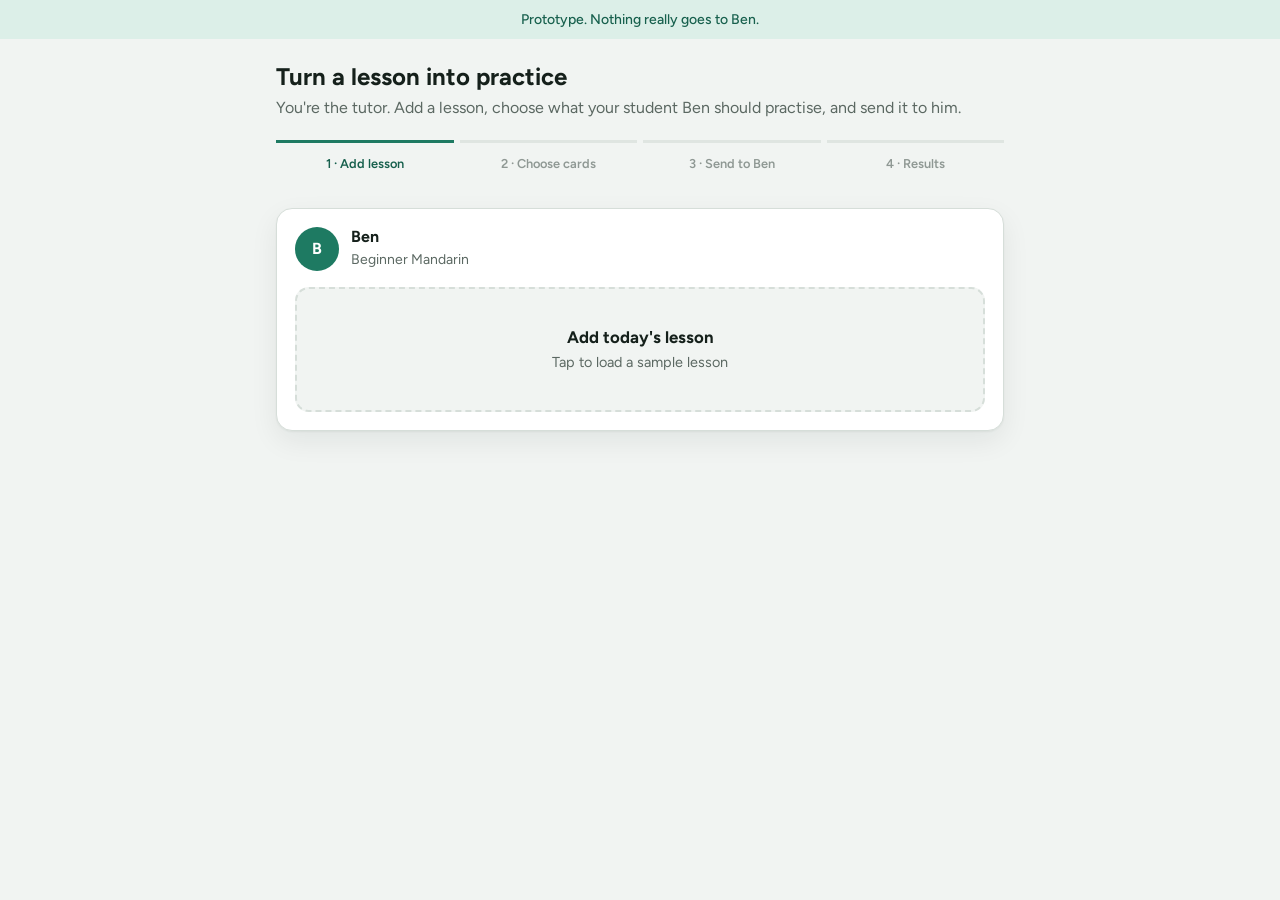
<file: index.html>
<!doctype html>
<html lang="en">
<head>
<meta charset="utf-8">
<meta name="viewport" content="width=device-width,initial-scale=1,viewport-fit=cover">
<meta name="robots" content="noindex,nofollow">
<title>Tutor Practice</title>
<link rel="preconnect" href="https://fonts.googleapis.com">
<link rel="preconnect" href="https://fonts.gstatic.com" crossorigin>
<link rel="stylesheet" href="https://fonts.googleapis.com/css2?family=Figtree:wght@400;500;600;700&family=Noto+Serif+SC:wght@500;700&display=swap">
<link rel="stylesheet" href="app.css?v=2">
<style>
.banner { background: var(--accent-soft); color: var(--accent-text); padding: 9px 16px; font-size: .875rem; font-weight: 500; text-align: center; }
.wrap { max-width: 760px; margin: 0 auto; padding: 24px 16px 64px; }
.steps { display: grid; grid-template-columns: repeat(4, 1fr); gap: 6px; list-style: none; padding: 0; margin: 0 0 24px; }
.steps button { width: 100%; min-height: 44px; padding: 6px 4px; border: 0; border-top: 3px solid var(--line); background: none; color: var(--muted); font-size: .8rem; font-weight: 600; line-height: 1.2; }
.steps button[aria-current="step"] { color: var(--accent-text); border-color: var(--accent); }
.steps button.seen { border-color: var(--accent); }
.steps button:disabled { cursor: default; opacity: .65; }
.who { display: flex; align-items: center; gap: 12px; margin-bottom: 16px; }
.avatar { width: 44px; height: 44px; flex: none; border-radius: 50%; display: grid; place-items: center; background: var(--accent); color: var(--accent-ink); font-weight: 700; }
.who b { display: block; line-height: 1.25; }
.who span { color: var(--muted); font-size: .875rem; }
.drop { display: block; width: 100%; padding: 36px 16px; border: 2px dashed var(--line); border-radius: 14px; background: var(--bg); text-align: center; }
.drop:hover { border-color: var(--accent); }
.drop b { display: block; font-size: 1.05rem; }
.drop span { color: var(--muted); font-size: .9rem; }
.working { text-align: center; padding: 32px 8px; }
.working p { margin: 8px 0; color: var(--muted); }
.working p.on { color: var(--ink); font-weight: 600; }
.working p.done { color: var(--accent-text); }
.row { display: grid; grid-template-columns: 24px minmax(0,1fr); gap: 4px 8px; align-items: center; padding: 10px 0; border-top: 1px solid var(--line); }
.row input[type=checkbox] { width: 22px; height: 22px; margin: 0; accent-color: var(--accent); }
.row.off .tx { opacity: .45; }
.tx input { display: block; width: 100%; padding: 1px 6px; margin-left: -6px; border: 1px solid transparent; border-radius: 6px; background: transparent; }
.tx input:hover, .tx input:focus { border-color: var(--line); background: var(--bg); }
.tx .f-zh { font-family: var(--font-hanzi); font-size: 1.15rem; font-weight: 500; }
.tx .f-py { color: var(--muted); font-size: .875rem; }
.tx .f-en { font-size: .95rem; }
.acts { grid-column: 2; display: flex; gap: 6px; align-items: center; }
.first { min-height: 44px; padding: 4px 10px; border: 1px solid var(--line); border-radius: 999px; background: var(--surface); color: var(--muted); font-size: .8rem; font-weight: 700; white-space: nowrap; }
.first[aria-pressed="true"] { background: var(--accent); border-color: var(--accent); color: var(--accent-ink); }
.add { display: grid; grid-template-columns: repeat(3, minmax(0,1fr)) auto; gap: 8px; }
.add input, textarea { width: 100%; min-height: 44px; padding: 8px 10px; border: 1px solid var(--line); border-radius: 10px; background: var(--bg); }
textarea { min-height: 84px; resize: vertical; }
.add .btn { width: auto; min-height: 44px; padding: 6px 16px; }
.lab { display: block; font-weight: 600; margin-bottom: 6px; }
.bar { position: sticky; bottom: 0; padding: 12px 0 calc(12px + env(safe-area-inset-bottom)); background: linear-gradient(transparent, var(--bg) 22%); }
.split { display: grid; grid-template-columns: 340px minmax(0,1fr); gap: 20px; align-items: start; }
.phone { width: 100%; max-width: 340px; margin: 0 auto; border: 8px solid var(--ink); border-radius: 30px; overflow: hidden; background: var(--bg); }
.phone iframe { display: block; width: 100%; height: 760px; border: 0; }
.stack { display: grid; gap: 10px; }
.stats { display: grid; grid-template-columns: repeat(3, 1fr); gap: 8px; margin-bottom: 16px; }
.stat { background: var(--bg); border-radius: 12px; padding: 12px 8px; text-align: center; }
.stat b { display: block; font-size: 1.5rem; line-height: 1.1; }
.stat span { color: var(--muted); font-size: .8rem; }
.miss { padding: 8px 0; border-top: 1px solid var(--line); }
@media (max-width: 680px) {
  .split { grid-template-columns: minmax(0,1fr); }
  .split .panel { order: -1; margin-bottom: 0; }
  .panel { padding: 16px; }
  .add { grid-template-columns: minmax(0,1fr); }
  .add .btn { width: 100%; }
}
</style>
</head>
<body>
<div class="banner">Prototype. Nothing really goes to Ben.</div>
<main class="wrap">
  <div id="intro"><h1>Turn a lesson into practice</h1>
  <p class="sub">You're the tutor. Add a lesson, choose what your student Ben should practise, and send it to him.</p></div>
  <ol class="steps" id="steps"></ol>
  <div id="view"></div>
</main>
<script src="shared.js?v=2"></script>
<script src="lesson.js?v=2"></script>
<script>
const STEPS = ["1 · Add lesson", "2 · Choose cards", "3 · Send to Ben", "4 · Results"];
const STARRED = ["我做了按摩。", "我没有做按摩。"];
const cards = LESSON.cards.map(c => ({ ...c, recorded: c.zh, on: true, star: STARRED.includes(c.zh) }));
const state = { step: 0, reached: 0, note: "Nice work today! Spend a few minutes on 了 and 没有 before our next lesson.", sent: [], link: "" };
let added = 0;

const chosen = () => cards.filter(c => c.on);
const byId = id => cards.find(c => c.id === id);
// A recording only matches the Chinese it was made from, so an edited card uses the device's voice
const clipId = c => c.recorded && c.recorded !== c.zh ? "new-" + c.id : c.id;

function go(n) {
  player.pause();
  state.step = n; state.reached = Math.max(state.reached, n);
  if (n === 2) buildLink();
  render(); window.scrollTo(0, 0);
}

function renderSteps() {
  $("steps").innerHTML = STEPS.map((s, i) =>
    `<li><button type="button" data-go="${i}" class="${i <= state.reached ? "seen" : ""}"${i === state.step ? ' aria-current="step"' : ""}${i > state.reached ? " disabled" : ""}>${s}</button></li>`).join("");
}

function whoHTML(extra) {
  return `<div class="who"><div class="avatar" aria-hidden="true">B</div><div><b>Ben</b><span>${extra}</span></div></div>`;
}

function renderAdd() {
  $("view").innerHTML = `<section class="panel">
    ${whoHTML("Beginner Mandarin")}
    <button type="button" class="drop" id="drop"><b>Add today's lesson</b><span>Tap to load a sample lesson</span></button>
  </section>`;
  $("drop").onclick = work;
}

function work() {
  const lines = ["Reading " + LESSON.file, "Pulling out sentences and words", "Making practice cards"];
  $("view").innerHTML = `<section class="panel working" aria-live="polite">${lines.map(l => `<p>${esc(l)}</p>`).join("")}</section>`;
  const ps = [...document.querySelectorAll(".working p")];
  let i = 0;
  const tick = () => {
    ps.forEach((p, j) => { p.className = j < i ? "done" : j === i ? "on" : ""; });
    if (i++ < lines.length) setTimeout(tick, 650); else go(1);
  };
  tick();
}

function rowHTML(c) {
  return `<div class="row${c.on ? "" : " off"}" data-row="${c.id}">
    <input type="checkbox" data-card="${c.id}" aria-label="Include ${esc(c.zh)}"${c.on ? " checked" : ""}>
    <div class="tx">
      <input class="f-zh" data-field="zh" data-id="${c.id}" value="${esc(c.zh)}" aria-label="Chinese">
      <input class="f-py" data-field="py" data-id="${c.id}" value="${esc(c.py)}" aria-label="Pinyin">
      <input class="f-en" data-field="en" data-id="${c.id}" value="${esc(c.en)}" aria-label="English">
    </div>
    <div class="acts">
      <button type="button" class="first" data-star="${c.id}" aria-pressed="${c.star}">★ First</button>
      <button type="button" class="say" data-say="${c.id}" aria-label="Play ${esc(c.zh)}">${ICON_SOUND}</button>
    </div>
  </div>`;
}

function sectionHTML(title, list) {
  return list.length ? `<h2 style="margin-top:14px">${title}</h2>${list.map(rowHTML).join("")}` : "";
}

function renderReview() {
  $("view").innerHTML = `<section class="panel"><h2>Here are all the cards from your lesson</h2>
      <p class="hint">Tap any text to fix it. Tap ★ First on what Ben should practise first. Untick anything you don't want to send. Two are starred to match your message.</p></section>
    <section class="panel">${sectionHTML("Sentences", cards.filter(c => c.kind === "s"))}${sectionHTML("Words", cards.filter(c => c.kind === "w"))}</section>
    <section class="panel"><h2>Add a card</h2><form class="add" id="add">
      <input id="newzh" placeholder="Chinese" aria-label="Chinese" required>
      <input id="newpy" placeholder="Pinyin" aria-label="Pinyin" required>
      <input id="newen" placeholder="English" aria-label="English" required>
      <button class="btn" type="submit">Add</button></form></section>
    <section class="panel"><label class="lab" for="note">Message to Ben</label><textarea id="note">${esc(state.note)}</textarea></section>
    <div class="bar"><button type="button" class="btn" id="send"></button></div>`;
  updateCount();
  $("note").oninput = e => { state.note = e.target.value; };
  $("add").onsubmit = e => {
    e.preventDefault();
    const zh = $("newzh").value.trim();
    const id = "new" + (++added);
    cards.push({ id, zh, py: $("newpy").value.trim(), en: $("newen").value.trim(), kind: /[。？！]/.test(zh) ? "s" : "w", on: true, star: false });
    render();
    const row = document.querySelector(`[data-row="${id}"]`);
    row.querySelector(".acts").insertAdjacentHTML("beforeend", `<span class="hint" style="margin:0">Added</span>`);
    row.scrollIntoView({ block: "center" });
  };
  $("send").onclick = send;
}

function updateCount() {
  const n = chosen().length, b = $("send");
  b.textContent = `Send ${n} card${n === 1 ? "" : "s"} to Ben`;
  b.disabled = !n;
}

function send() { go(2); }

// Rebuilt whenever step 3 opens, so Ben's page always has the latest choices
function buildLink() {
  state.sent = chosen().map(c => ({ ...c, id: clipId(c) }));
  const pack = { t: LESSON.title, n: state.note, c: state.sent.map(c => [c.id, c.zh, c.py, c.en, c.kind, c.star ? 1 : 0]) };
  const link = "student.html?v=2#" + encodePack(pack);
  if (link !== state.link) writeResults({});
  state.link = link;
}

function renderSend() {
  $("view").innerHTML = `<div class="split">
    <div class="phone"><iframe src="${state.link}" title="Ben's practice page"></iframe></div>
    <section class="panel"><h2>Here's what Ben gets</h2>
      <p class="hint">Try a few cards as Ben and tap Again on some.</p>
      <div class="stack" style="margin-top:14px">
        <a class="btn" href="${state.link}" target="_blank" rel="noopener" id="open">See what Ben gets</a>
        <button type="button" class="btn ghost" id="next">See Ben's results</button>
      </div></section></div>`;
  $("next").onclick = () => go(3);
}

function renderResults() {
  const r = readResults();
  const done = state.sent.filter(c => r[c.id]);
  const hard = state.sent.filter(c => r[c.id] && r[c.id].again);
  const got = done.filter(c => r[c.id].got && !r[c.id].again);
  $("view").innerHTML = `<section class="panel">
      ${whoHTML("Since today's lesson")}
      <div class="stats">
        <div class="stat"><b>${done.length} / ${state.sent.length}</b><span>practised</span></div>
        <div class="stat"><b>${got.length}</b><span>got it first try</span></div>
        <div class="stat"><b>${hard.length}</b><span>needed another try</span></div>
      </div>
      <h2>Start the next lesson with these</h2>
      ${hard.length ? hard.map(c => `<div class="miss"><div class="zh">${esc(c.zh)}</div><div class="py">${esc(c.py)} · ${esc(c.en)}</div></div>`).join("")
        : done.length ? `<p class="hint">Nothing to go over yet.</p>`
        : `<p class="hint">Nothing yet. Try some cards as Ben.</p><button type="button" class="btn" data-go="2" style="margin-top:10px">Back to Ben's page</button>`}
      <p class="hint">Prototype: these are your own taps from step 3. In the real app, Ben's appear here.</p>
    </section>
    <button type="button" class="btn ghost" id="restart">Start again</button>`;
  $("restart").onclick = () => location.reload();
}

function render() {
  $("intro").hidden = state.step !== 0;
  renderSteps();
  [renderAdd, renderReview, renderSend, renderResults][state.step]();
}

document.addEventListener("click", e => {
  const t = e.target.closest("[data-go],[data-star],[data-say]");
  if (!t) return;
  if (t.dataset.go !== undefined) return go(Number(t.dataset.go));
  if (t.dataset.say) { const c = byId(t.dataset.say); return playCard(clipId(c), c.zh); }
  const c = byId(t.dataset.star);
  c.star = !c.star;
  t.setAttribute("aria-pressed", c.star);
  if (c.star && !c.on) { c.on = true; const b = document.querySelector(`[data-card="${c.id}"]`); b.checked = true; b.closest(".row").classList.remove("off"); updateCount(); }
});
document.addEventListener("change", e => {
  if (!e.target.dataset.card) return;
  byId(e.target.dataset.card).on = e.target.checked;
  e.target.closest(".row").classList.toggle("off", !e.target.checked);
  updateCount();
});
document.addEventListener("input", e => {
  const f = e.target.dataset.field;
  if (f) byId(e.target.dataset.id)[f] = e.target.value;
});
window.addEventListener("storage", () => { if (state.step === 3) renderResults(); });

render();
</script>
</body>
</html>
</file>
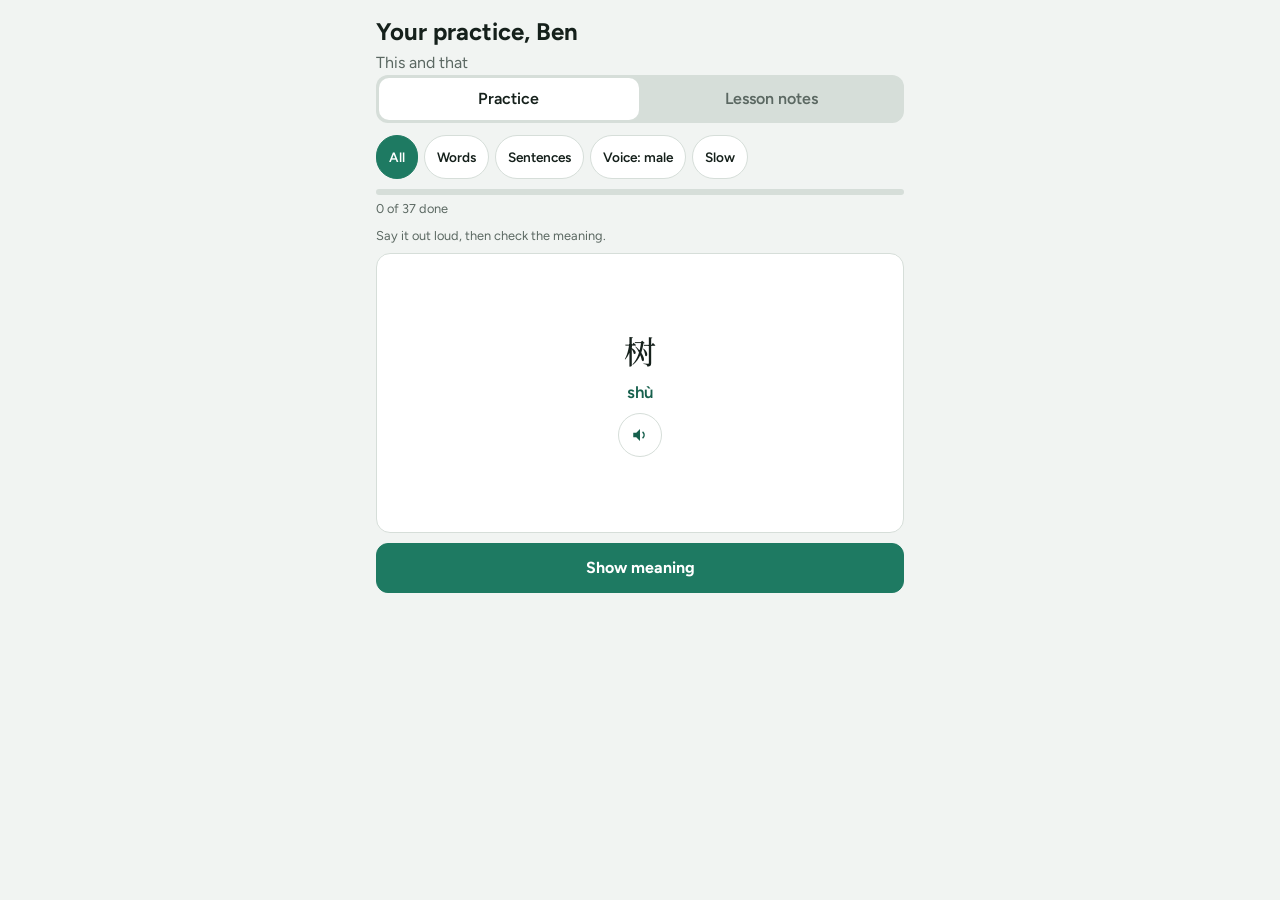
<file: student.html>
<!doctype html>
<html lang="en">
<head>
<meta charset="utf-8">
<meta name="viewport" content="width=device-width,initial-scale=1,viewport-fit=cover">
<meta name="robots" content="noindex,nofollow">
<title>Your Practice</title>
<link rel="preconnect" href="https://fonts.googleapis.com">
<link rel="preconnect" href="https://fonts.gstatic.com" crossorigin>
<link rel="stylesheet" href="https://fonts.googleapis.com/css2?family=Figtree:wght@400;500;600;700&family=Noto+Serif+SC:wght@500;700&display=swap">
<link rel="stylesheet" href="app.css?v=2">
<style>
.wrap { max-width: 560px; margin: 0 auto; padding: 18px 16px 40px; }
.msg { background: var(--accent-soft); color: var(--accent-text); border-radius: 12px; padding: 10px 12px; font-size: .9rem; margin: 12px 0; overflow-wrap: anywhere; }
.msg b { display: block; font-size: .75rem; }
.tabs { display: grid; grid-template-columns: 1fr 1fr; gap: 3px; padding: 3px; background: var(--line); border-radius: 12px; margin-bottom: 12px; }
.tabs button { min-height: 42px; border: 0; border-radius: 10px; background: transparent; color: var(--muted); font-weight: 600; }
.tabs button[aria-selected="true"] { background: var(--surface); color: var(--ink); }
.chips { display: flex; flex-wrap: wrap; gap: 6px; align-items: center; margin-bottom: 10px; }
.chip { min-height: 44px; padding: 6px 12px; border: 1px solid var(--line); border-radius: 999px; background: var(--surface); font-size: .85rem; font-weight: 600; }
.chip[aria-pressed="true"] { background: var(--accent); border-color: var(--accent); color: var(--accent-ink); }
.track { height: 6px; border-radius: 3px; background: var(--line); overflow: hidden; margin-bottom: 4px; }
.fill { height: 100%; background: var(--accent); width: 0; }
.count { color: var(--muted); font-size: .8rem; margin: 0 0 8px; }
.card { min-height: 280px; display: flex; flex-direction: column; align-items: center; justify-content: center; gap: 8px; text-align: center; padding: 18px 12px; background: var(--surface); border: 1px solid var(--line); border-radius: 14px; margin-bottom: 10px; }
.card .zh { font-size: 2rem; }
.card .py { font-size: 1.05rem; color: var(--accent-text); font-weight: 600; }
.card .eng { font-weight: 600; font-size: 1.05rem; }
.badge { color: var(--accent-text); font-size: .75rem; font-weight: 700; }
.acts { display: grid; grid-template-columns: 1fr 1fr; gap: 8px; }
.acts .wide { grid-column: 1 / -1; }
.sec { margin-bottom: 18px; }
.sec h2 { margin-bottom: 6px; }
.rows { background: var(--surface); border: 1px solid var(--line); border-radius: 14px; overflow: hidden; }
.line { display: flex; width: 100%; gap: 10px; align-items: center; justify-content: space-between; padding: 10px 12px; border: 0; border-top: 1px solid var(--line); background: none; text-align: left; }
.line:first-child { border-top: 0; }
.line .en { display: block; font-size: .9rem; }
.line.on { background: var(--accent-soft); }
.line svg { flex: none; color: var(--accent-text); }
.tip { font-size: .95rem; margin: 10px 0 0; }
.reveal { display: flex; width: 100%; min-height: 48px; justify-content: space-between; align-items: center; padding: 10px 12px; border: 0; border-top: 1px solid var(--line); background: none; text-align: left; }
.rows > .reveal:first-child { border-top: 0; }
.reveal em { color: var(--accent-text); font-style: normal; font-weight: 600; font-size: .85rem; }
</style>
</head>
<body>
<main class="wrap">
  <h1>Your practice, Ben</h1>
  <p class="sub" id="lessonname" style="margin:0"></p>
  <div class="msg" id="msg" hidden></div>
  <div class="tabs" role="tablist">
    <button type="button" role="tab" data-tab="practice">Practice</button>
    <button type="button" role="tab" data-tab="notes">Lesson notes</button>
  </div>
  <div class="chips" id="options"></div>
  <div id="view"></div>
</main>
<script src="shared.js?v=2"></script>
<script src="lesson.js?v=2"></script>
<script>
const shared = decodePack(location.hash.slice(1));
const pack = shared || { t: LESSON.title, n: "", c: LESSON.cards.map(c => [c.id, c.zh, c.py, c.en, c.kind, 0]) };
const cards = pack.c.map(([id, zh, py, en, kind, star]) => ({ id, zh, py, en, kind, star: !!star }));
const state = { tab: "practice", filter: "all", voice: "m", slow: false, queue: [], shown: false, results: readResults() };

const shuffle = a => { for (let i = a.length - 1; i > 0; i--) { const j = Math.floor(Math.random() * (i + 1)); [a[i], a[j]] = [a[j], a[i]]; } return a; };
const inFilter = c => state.filter === "all" || c.kind === state.filter;

// Starred cards always come first; anything already marked Got it stays done
function buildQueue() {
  const left = cards.filter(c => inFilter(c) && !(state.results[c.id] && state.results[c.id].got));
  state.queue = [...shuffle(left.filter(c => c.star)), ...shuffle(left.filter(c => !c.star))];
  state.shown = false;
}

function optionsHTML() {
  const chip = (label, attr, on) => `<button type="button" class="chip" ${attr} aria-pressed="${on}">${label}</button>`;
  const filters = state.tab === "practice" ? [["all", "All"], ["w", "Words"], ["s", "Sentences"]].map(([k, l]) => chip(l, `data-filter="${k}"`, state.filter === k)).join("") : "";
  return filters + chip(state.voice === "m" ? "Voice: male" : "Voice: female", "data-voice", false) + chip("Slow", "data-slow", state.slow);
}

function renderPractice() {
  const list = cards.filter(inFilter);
  const done = list.filter(c => state.results[c.id] && state.results[c.id].got).length;
  const c = state.queue[0];
  const top = `<div class="track"><div class="fill" style="width:${list.length ? done / list.length * 100 : 0}%"></div></div><p class="count">${done} of ${list.length} done</p>`;
  if (!c) {
    $("view").innerHTML = top + `<div class="card"><div class="eng">${list.length ? "All done. Nice work!" : "No cards here"}</div></div><button type="button" class="btn ghost" id="again">Practise again</button>`;
    if ($("again")) $("again").onclick = () => {
      list.forEach(x => { if (state.results[x.id]) state.results[x.id].got = false; });
      writeResults(state.results); buildQueue(); render();
    };
    return;
  }
  $("view").innerHTML = top + (state.shown ? "" : `<p class="count">Say it out loud, then check the meaning.</p>`) + `<div class="card">${c.star ? `<div class="badge">★ Start here</div>` : ""}
      <div class="zh">${esc(c.zh)}</div><div class="py">${esc(c.py)}</div>${state.shown ? `<div class="eng">${esc(c.en)}</div>` : ""}
      <button type="button" class="say" data-play="${c.id}" aria-label="Play">${ICON_SOUND}</button></div>
    <div class="acts">${state.shown
      ? `<button type="button" class="btn again" data-mark="0">Again</button><button type="button" class="btn" data-mark="1">Got it</button>`
      : `<button type="button" class="btn wide" id="reveal">Show meaning</button>`}</div>`;
}

function lineHTML(c) {
  return `<button type="button" class="line" data-line="${c.id}" data-zh="${esc(c.zh)}"><span><span class="zh">${esc(c.zh)}</span><span class="py" style="display:block">${esc(c.py)}</span><span class="en">${esc(c.en)}</span></span>${ICON_SOUND}</button>`;
}
function bold(s) { return esc(s).replace(/\*\*(.+?)\*\*/g, "<b>$1</b>").replace(/\[([^\]]+)\]\((https:\/\/[^)\s]+)\)/g, '<a href="$2" target="_blank" rel="noopener">$1</a>'); }

function renderNotes() {
  const group = (title, list) => list.length ? `<section class="sec"><h2>${title}</h2><div class="rows">${list.map(lineHTML).join("")}</div></section>` : "";
  $("view").innerHTML = `<p style="margin:0 0 14px">You'll learn to ${bold(LESSON.goal)}</p>` +
    `<section class="sec"><h2>From the lesson: test yourself</h2><div class="rows">${LESSON.test.map(r => `<button type="button" class="reveal" data-a="${r.a}" data-zh="${esc(r.zh)}" data-text="${esc(r.zh + "  " + r.py)}"><span>${esc(r.q)}</span><em>Show</em></button>`).join("")}</div></section>` +
    `<section class="sec"><h2>From the lesson: tips</h2>${LESSON.tips.map(t => `<p class="tip">${bold(t)}</p>`).join("")}</section>` +
    group("Sentences", cards.filter(c => c.kind === "s")) + group("Words", cards.filter(c => c.kind === "w"));
}

function render() {
  document.querySelectorAll(".tabs button").forEach(b => b.setAttribute("aria-selected", b.dataset.tab === state.tab));
  $("options").innerHTML = optionsHTML();
  if (state.tab === "practice") renderPractice(); else renderNotes();
}

document.addEventListener("click", e => {
  const t = e.target.closest("[data-tab],[data-filter],[data-voice],[data-slow],[data-play],[data-mark],[data-line],#reveal,.reveal");
  if (!t) return;
  if (t.dataset.tab) { player.pause(); state.tab = t.dataset.tab; return render(); }
  if (t.dataset.filter) { state.filter = t.dataset.filter; buildQueue(); return render(); }
  if (t.hasAttribute("data-voice")) { state.voice = state.voice === "m" ? "f" : "m"; return render(); }
  if (t.hasAttribute("data-slow")) { state.slow = !state.slow; return render(); }
  if (t.dataset.play) return playCard(t.dataset.play, state.queue[0].zh, state.voice, state.slow);
  if (t.dataset.line) {
    document.querySelectorAll(".line.on").forEach(x => x.classList.remove("on"));
    t.classList.add("on");
    return playCard(t.dataset.line, t.dataset.zh, state.voice, state.slow, () => t.classList.remove("on"));
  }
  if (t.classList.contains("reveal")) {
    t.querySelector("span").textContent = t.dataset.text;
    t.querySelector("em").textContent = "";
    return playCard(t.dataset.a, t.dataset.zh, state.voice, state.slow);
  }
  if (t.id === "reveal") { state.shown = true; const c = state.queue[0]; playCard(c.id, c.zh, state.voice, state.slow); return renderPractice(); }
  const c = state.queue.shift(), got = t.dataset.mark === "1";
  const r = state.results[c.id] = state.results[c.id] || { got: false, again: 0 };
  if (got) r.got = true; else { r.again++; state.queue.push(c); }
  writeResults(state.results);
  state.shown = false;
  renderPractice();
});

$("lessonname").textContent = pack.t;
if (pack.n) { $("msg").hidden = false; $("msg").innerHTML = `<b>From your tutor</b>${esc(pack.n)}`; }
buildQueue();
render();
</script>
</body>
</html>
</file>
<file: app.css>
:root {
  --bg: #F1F4F2; --surface: #FFFFFF; --ink: #15201B; --muted: #5B6862; --line: #D6DED9;
  --accent: #1E7A62; --accent-soft: #DCEFE8; --accent-ink: #FFFFFF; --accent-text: #17604D;
  --seal: #B0392D; --seal-soft: #F6E1DE;
  --shadow: 0 1px 2px rgba(21,32,27,.05), 0 10px 28px rgba(21,32,27,.07);
  --font-hanzi: "Noto Serif SC", "Songti SC", "SimSun", serif;
  --font-body: "Figtree", system-ui, -apple-system, "Segoe UI", sans-serif;
}
@media (prefers-color-scheme: dark) {
  :root {
    --bg: #0E1412; --surface: #17201C; --ink: #E6EDE9; --muted: #92A39B; --line: #2A3631;
    --accent: #4DB393; --accent-soft: #1C3A30; --accent-ink: #0E1412; --accent-text: #7FD4B8; --seal: #E2796C; --seal-soft: #3A211E;
    --shadow: 0 1px 2px rgba(0,0,0,.3), 0 10px 28px rgba(0,0,0,.28);
    color-scheme: dark;
  }
}
* { box-sizing: border-box; }
html { -webkit-text-size-adjust: 100%; }
body { margin: 0; background: var(--bg); color: var(--ink); font: 400 16px/1.5 var(--font-body); }
button, input, textarea { font: inherit; color: inherit; }
button { cursor: pointer; }
:focus-visible { outline: 2px solid var(--accent); outline-offset: 2px; }
[hidden] { display: none !important; }
h1 { font-size: 1.5rem; line-height: 1.2; margin: 0 0 4px; font-weight: 700; }
h2 { font-size: 1rem; margin: 0 0 8px; font-weight: 700; }
.sub, .hint { color: var(--muted); }
.sub { margin: 0 0 20px; }
.hint { font-size: .875rem; margin: 6px 0 0; }
.panel { background: var(--surface); border: 1px solid var(--line); border-radius: 16px; padding: 18px; box-shadow: var(--shadow); margin-bottom: 16px; }
.btn { display: block; width: 100%; min-height: 50px; padding: 10px 16px; border: 1px solid var(--accent); border-radius: 12px; background: var(--accent); color: var(--accent-ink); font-weight: 700; text-align: center; text-decoration: none; }
.btn.ghost { background: transparent; color: var(--accent-text); border-color: var(--line); }
.btn.again { background: var(--seal-soft); color: var(--seal); border-color: var(--seal); }
.say { width: 44px; height: 44px; flex: none; border: 1px solid var(--line); border-radius: 50%; background: var(--surface); color: var(--accent-text); display: grid; place-items: center; padding: 0; }
.zh { font-family: var(--font-hanzi); font-size: 1.15rem; font-weight: 500; line-height: 1.35; }
.py { color: var(--muted); font-size: .875rem; }
</file>
